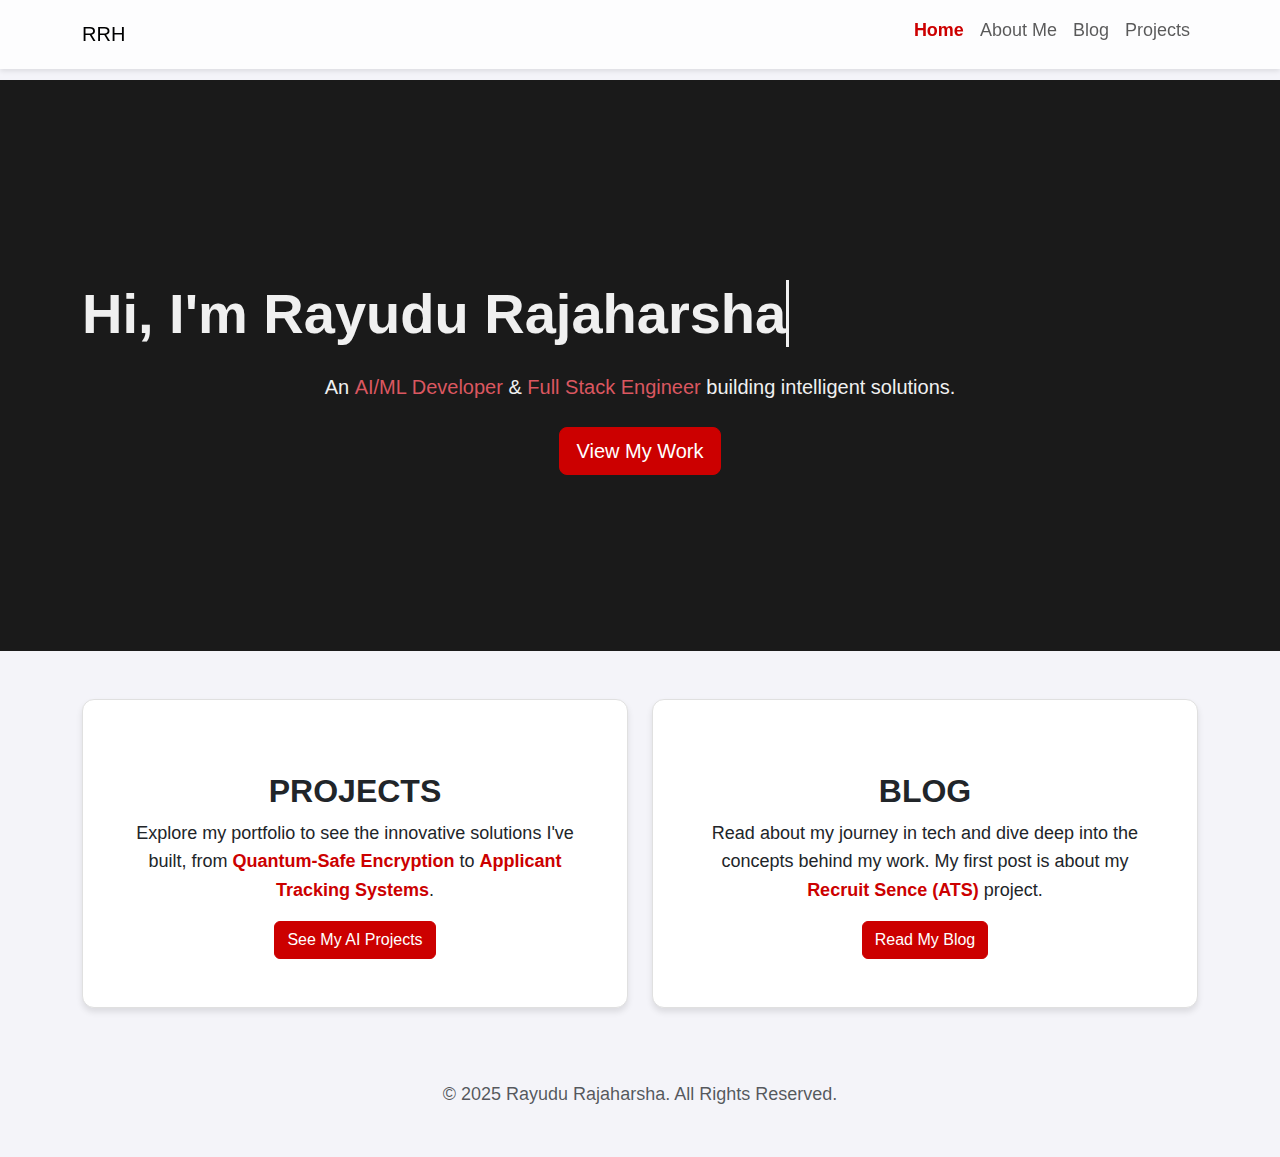
<file: index.html>
<!DOCTYPE html>
<html lang="en">
<head>
    <meta charset="UTF-8">
    <meta name="viewport" content="width=device-width, initial-scale=1.0">
    <title>Rayudu Rajaharsha | Home</title>
    <link href="https://cdn.jsdelivr.net/npm/bootstrap@5.3.3/dist/css/bootstrap.min.css" rel="stylesheet">
    <link rel="stylesheet" href="common_style.css">
</head>
<body>


    <nav class="navbar navbar-expand-lg navbar-custom fixed-top" aria-label="Main Navigation">
        <div class="container">
            <a class="navbar-brand logo-pulse" href="#">RRH</a>
            <button class="navbar-toggler" type="button" data-bs-toggle="collapse" data-bs-target="#navbarNav" aria-controls="navbarNav" aria-expanded="false" aria-label="Toggle navigation">
                <span class="navbar-toggler-icon"></span>
            </button>
            <div class="collapse navbar-collapse" id="navbarNav">
                <ul class="navbar-nav ms-auto">
                    <li class="nav-item">
                        <a class="nav-link active" aria-current="page" href="index.html">Home</a>
                    </li>
                    <li class="nav-item">
                        <a class="nav-link" href="aboutme.html">About Me</a>
                    </li>
                    <li class="nav-item">
                        <a class="nav-link" href="blog.html">Blog</a>
                    </li>
                    <li class="nav-item">
                        <a class="nav-link" href="AI.html">Projects</a>
                    </li>
                </ul>
            </div>
        </div>
    </nav>

    <header id="hero-section" class="text-white">
        <div class="container py-5 text-center">
            <h1 class="display-4 fw-bold mb-4 typing-animation">Hi, I'm Rayudu Rajaharsha</h1>
            <p class="lead mb-4">An <strong class="text-danger">AI/ML Developer</strong> & <strong class="text-danger">Full Stack Engineer</strong> building intelligent solutions.</p>
            <a href="#projects-section" class="btn btn-primary btn-lg animate-pulse" role="button">View My Work</a>
        </div>
    </header>

    <main id="main-content" class="container my-5">
        <section id="projects-section" class="row">
            <div class="col-md-6 mb-4">
                <div class="card h-100">
                    <div class="card-body text-center">
                        <h2 class="card-title">PROJECTS</h2>
                        <p class="card-text">Explore my portfolio to see the innovative solutions I've built, from <span class="text-accent">Quantum-Safe Encryption</span> to <span class="text-accent">Applicant Tracking Systems</span>.</p>
                        <a href="AI.html" class="btn btn-primary">See My AI Projects</a>
                    </div>
                </div>
            </div>
            <div class="col-md-6 mb-4">
                <div class="card h-100">
                    <div class="card-body text-center">
                        <h2 class="card-title">BLOG</h2>
                        <p class="card-text">Read about my journey in tech and dive deep into the concepts behind my work. My first post is about my <span class="text-accent">Recruit Sence (ATS)</span> project.</p>
                        <a href="blog.html" class="btn btn-primary">Read My Blog</a>
                    </div>
                </div>
            </div>
        </section>
    </main>

    <footer class="text-center text-muted my-5">
        <p>&copy; 2025 Rayudu Rajaharsha. All Rights Reserved.</p>
    </footer>

    <script src="https://cdn.jsdelivr.net/npm/bootstrap@5.3.3/dist/js/bootstrap.bundle.min.js"></script>
</body>
</html>
</file>
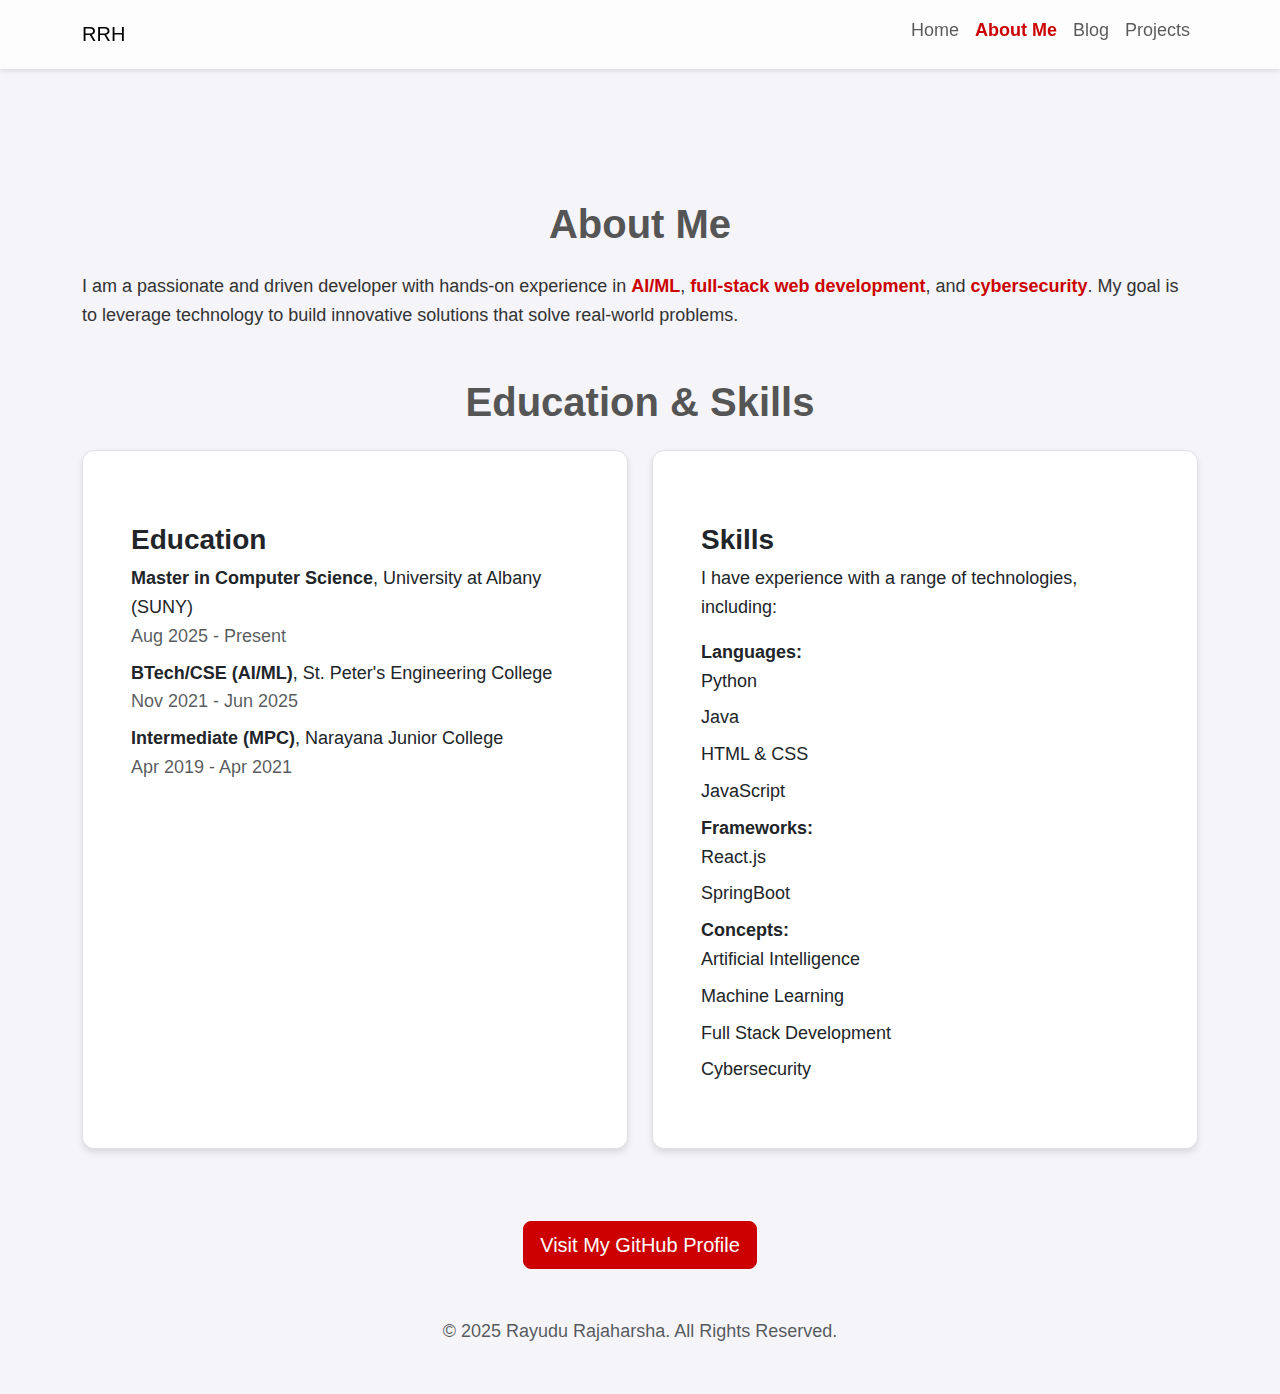
<file: aboutme.html>
<!DOCTYPE html>
<html lang="en">
<head>
    <meta charset="UTF-8">
    <meta name="viewport" content="width=device-width, initial-scale=1.0">
    <title>Rayudu Rajaharsha | About Me</title>
    <link href="https://cdn.jsdelivr.net/npm/bootstrap@5.3.3/dist/css/bootstrap.min.css" rel="stylesheet">
    <link rel="stylesheet" href="common_style.css">
    <style>
        h2 {
            font-size: 2.5rem;
        }
    </style>
</head>
<body>

    <nav class="navbar navbar-expand-lg navbar-custom fixed-top" aria-label="About Me Navigation">
        <div class="container">
            <a class="navbar-brand logo-pulse" href="#">RRH</a>
            <button class="navbar-toggler" type="button" data-bs-toggle="collapse" data-bs-target="#navbarNav" aria-controls="navbarNav" aria-expanded="false" aria-label="Toggle navigation">
                <span class="navbar-toggler-icon"></span>
            </button>
            <div class="collapse navbar-collapse" id="navbarNav">
                <ul class="navbar-nav ms-auto">
                    <li class="nav-item">
                        <a class="nav-link" href="index.html">Home</a>
                    </li>
                    <li class="nav-item">
                        <a class="nav-link active" aria-current="page" href="aboutme.html">About Me</a>
                    </li>
                    <li class="nav-item">
                        <a class="nav-link" href="blog.html">Blog</a>
                    </li>
                    <li class="nav-item">
                        <a class="nav-link" href="AI.html">Projects</a>
                    </li>
                </ul>
            </div>
        </div>
    </nav>

    <main id="main-content" class="container my-5 pt-5">
        <h1 class="text-center my-4">About Me</h1>
        <p>I am a passionate and driven developer with hands-on experience in <span class="text-accent">AI/ML</span>, <span class="text-accent">full-stack web development</span>, and <span class="text-accent">cybersecurity</span>. My goal is to leverage technology to build innovative solutions that solve real-world problems.</p>
        <section class="my-5">
            <h2 class="text-center my-4 fade-in-on-load">Education & Skills</h2>
            <div class="row">
                <div class="col-md-6 mb-4">
                    <div class="card h-100">
                        <div class="card-body">
                            <h3 class="card-title">Education</h3>
                            <ul>
                                <li><strong>Master in Computer Science</strong>, University at Albany (SUNY) <br> <span class="text-muted">Aug 2025 - Present</span></li>
                                <li><strong>BTech/CSE (AI/ML)</strong>, St. Peter's Engineering College <br> <span class="text-muted">Nov 2021 - Jun 2025</span></li>
                                <li><strong>Intermediate (MPC)</strong>, Narayana Junior College <br> <span class="text-muted">Apr 2019 - Apr 2021</span></li>
                            </ul>
                        </div>
                    </div>
                </div>
                <div class="col-md-6 mb-4">
                    <div class="card h-100">
                        <div class="card-body">
                            <h3 class="card-title">Skills</h3>
                            <p>I have experience with a range of technologies, including:</p>
                            <ul>
                                <li><strong>Languages:</strong>
                                    <ul>
                                        <li>Python</li>
                                        <li>Java</li>
                                        <li>HTML &amp; CSS</li>
                                        <li>JavaScript</li>
                                    </ul>
                                </li>
                                <li><strong>Frameworks:</strong>
                                    <ul>
                                        <li>React.js</li>
                                        <li>SpringBoot</li>
                                    </ul>
                                </li>
                                <li><strong>Concepts:</strong>
                                    <ul>
                                        <li>Artificial Intelligence</li>
                                        <li>Machine Learning</li>
                                        <li>Full Stack Development</li>
                                        <li>Cybersecurity</li>
                                    </ul>
                                </li>
                            </ul>
                        </div>
                    </div>
                </div>
            </div>
        </section>

        <div class="text-center mt-4">
            <a href="https://github.com/Rayudurajaharsha" target="_blank" class="btn btn-lg btn-primary" rel="noopener noreferrer">
                Visit My GitHub Profile
            </a>
        </div>
    </main>

    <footer class="text-center text-muted my-5">
        <p>&copy; 2025 Rayudu Rajaharsha. All Rights Reserved.</p>
    </footer>

    <script src="https://cdn.jsdelivr.net/npm/bootstrap@5.3.3/dist/js/bootstrap.bundle.min.js"></script>
</body>
</html>
</file>
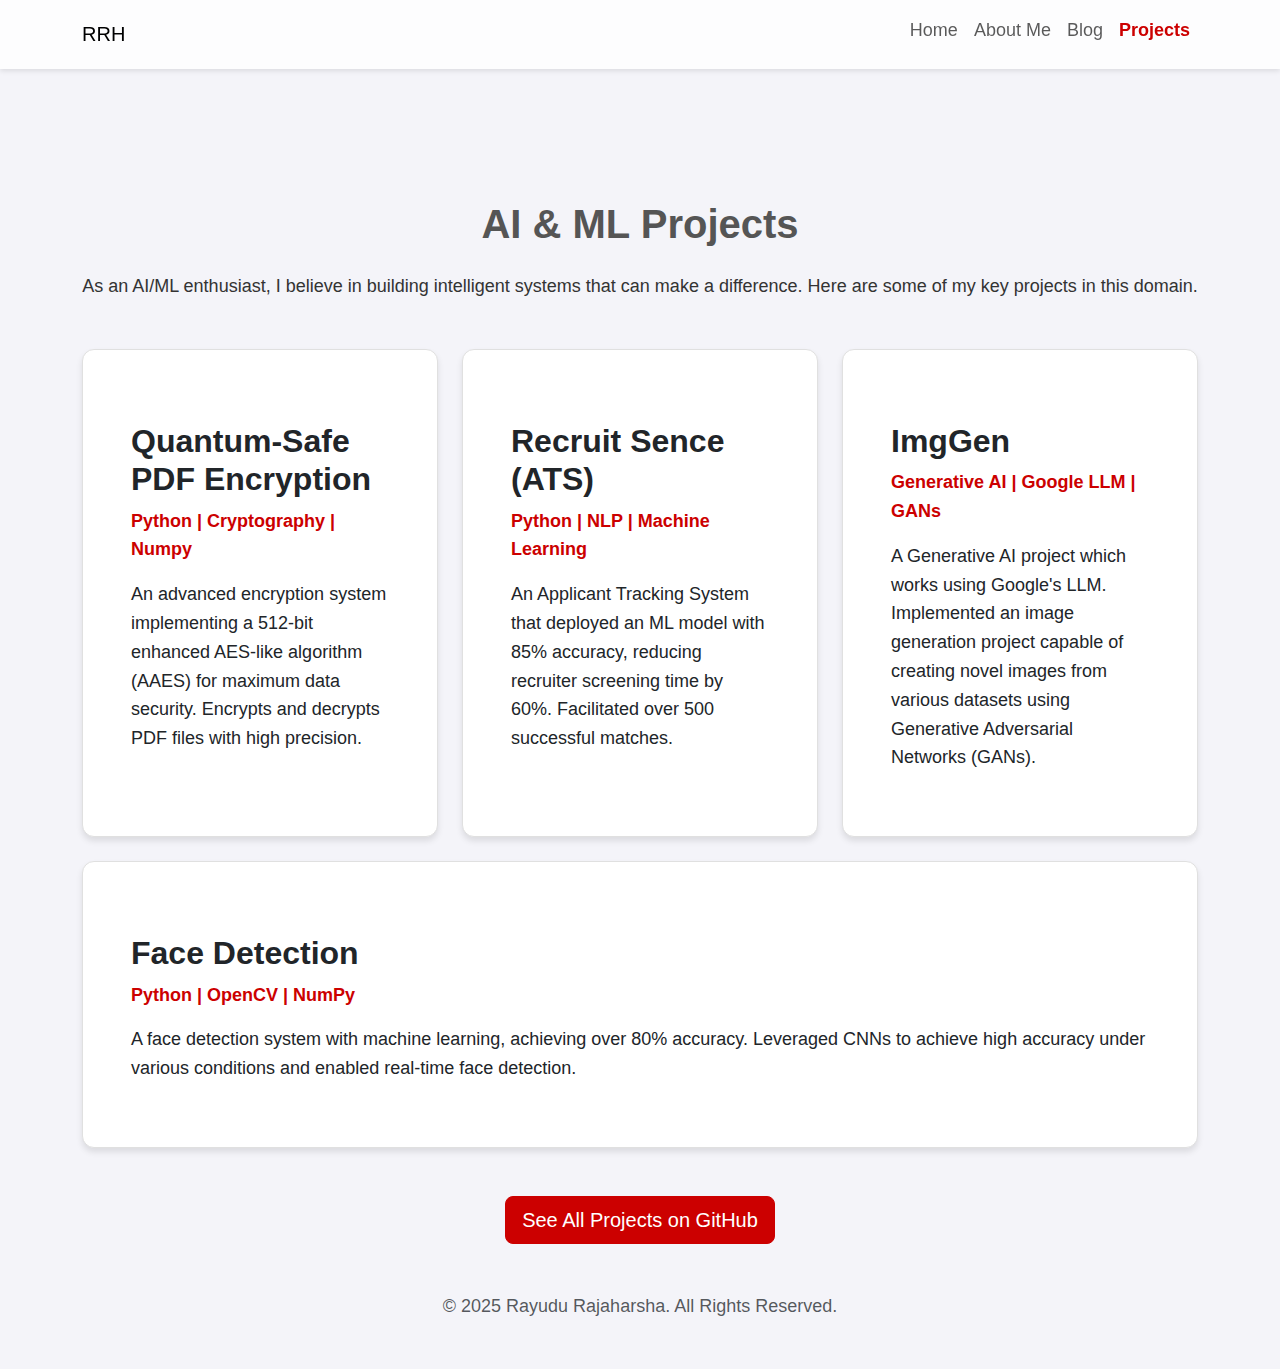
<file: AI.html>
<!DOCTYPE html>
<html lang="en">
<head>
    <meta charset="UTF-8">
    <meta name="viewport" content="width=device-width, initial-scale=1.0">
    <title>Rayudu Rajaharsha | AI & ML Projects</title>
    <link href="https://cdn.jsdelivr.net/npm/bootstrap@5.3.3/dist/css/bootstrap.min.css" rel="stylesheet">
    <link rel="stylesheet" href="common_style.css">
    <style>
        .project-grid {
            display: flex;
            flex-wrap: wrap;
            gap: 1.5rem;
            justify-content: center;
        }

        .project-card {
            flex: 1 1 300px;
        }
    </style>
</head>
<body>

    <nav class="navbar navbar-expand-lg navbar-custom fixed-top" aria-label="AI Projects Navigation">
        <div class="container">
            <a class="navbar-brand logo-pulse" href="#">RRH</a>
            <button class="navbar-toggler" type="button" data-bs-toggle="collapse" data-bs-target="#navbarNav" aria-controls="navbarNav" aria-expanded="false" aria-label="Toggle navigation">
                <span class="navbar-toggler-icon"></span>
            </button>
            <div class="collapse navbar-collapse" id="navbarNav">
                <ul class="navbar-nav ms-auto">
                    <li class="nav-item">
                        <a class="nav-link" href="index.html">Home</a>
                    </li>
                    <li class="nav-item">
                        <a class="nav-link" href="aboutme.html">About Me</a>
                    </li>
                    <li class="nav-item">
                        <a class="nav-link" href="blog.html">Blog</a>
                    </li>
                    <li class="nav-item">
                        <a class="nav-link active" aria-current="page" href="AI.html">Projects</a>
                    </li>
                </ul>
            </div>
        </div>
    </nav>

    <main id="main-content" class="container my-5 pt-5">
        <h1 class="text-center my-4 fade-in-on-load">AI & ML Projects</h1>
        <p class="text-center mb-5">As an AI/ML enthusiast, I believe in building intelligent systems that can make a difference. Here are some of my key projects in this domain.</p>

        <section class="project-grid">
            <div class="card project-card">
                <div class="card-body">
                    <h2 class="card-title">Quantum-Safe PDF Encryption</h2>
                    <p class="text-muted"><span class="text-accent">Python | Cryptography | Numpy</span></p>
                    <p>An advanced encryption system implementing a 512-bit enhanced AES-like algorithm (AAES) for maximum data security. Encrypts and decrypts PDF files with high precision.</p>
                </div>
            </div>

            <div class="card project-card">
                <div class="card-body">
                    <h2 class="card-title">Recruit Sence (ATS)</h2>
                    <p class="text-muted"><span class="text-accent">Python | NLP | Machine Learning</span></p>
                    <p>An Applicant Tracking System that deployed an ML model with 85% accuracy, reducing recruiter screening time by 60%. Facilitated over 500 successful matches.</p>
                </div>
            </div>

            <div class="card project-card">
                <div class="card-body">
                    <h2 class="card-title">ImgGen</h2>
                    <p class="text-muted"><span class="text-accent">Generative AI | Google LLM | GANs</span></p>
                    <p>A Generative AI project which works using Google's LLM. Implemented an image generation project capable of creating novel images from various datasets using Generative Adversarial Networks (GANs).</p>
                </div>
            </div>
            
            <div class="card project-card">
                <div class="card-body">
                    <h2 class="card-title">Face Detection</h2>
                    <p class="text-muted"><span class="text-accent">Python | OpenCV | NumPy</span></p>
                    <p>A face detection system with machine learning, achieving over 80% accuracy. Leveraged CNNs to achieve high accuracy under various conditions and enabled real-time face detection.</p>
                </div>
            </div>
        </section>
        
        <div class="text-center mt-5">
            <a href="https://github.com/Rayudurajaharsha" target="_blank" class="btn btn-lg btn-primary" rel="noopener noreferrer">
                See All Projects on GitHub
            </a>
        </div>
    </main>

    <footer class="text-center text-muted my-5">
        <p>&copy; 2025 Rayudu Rajaharsha. All Rights Reserved.</p>
    </footer>

    <script src="https://cdn.jsdelivr.net/npm/bootstrap@5.3.3/dist/js/bootstrap.bundle.min.js"></script>
</body>
</html>
</file>
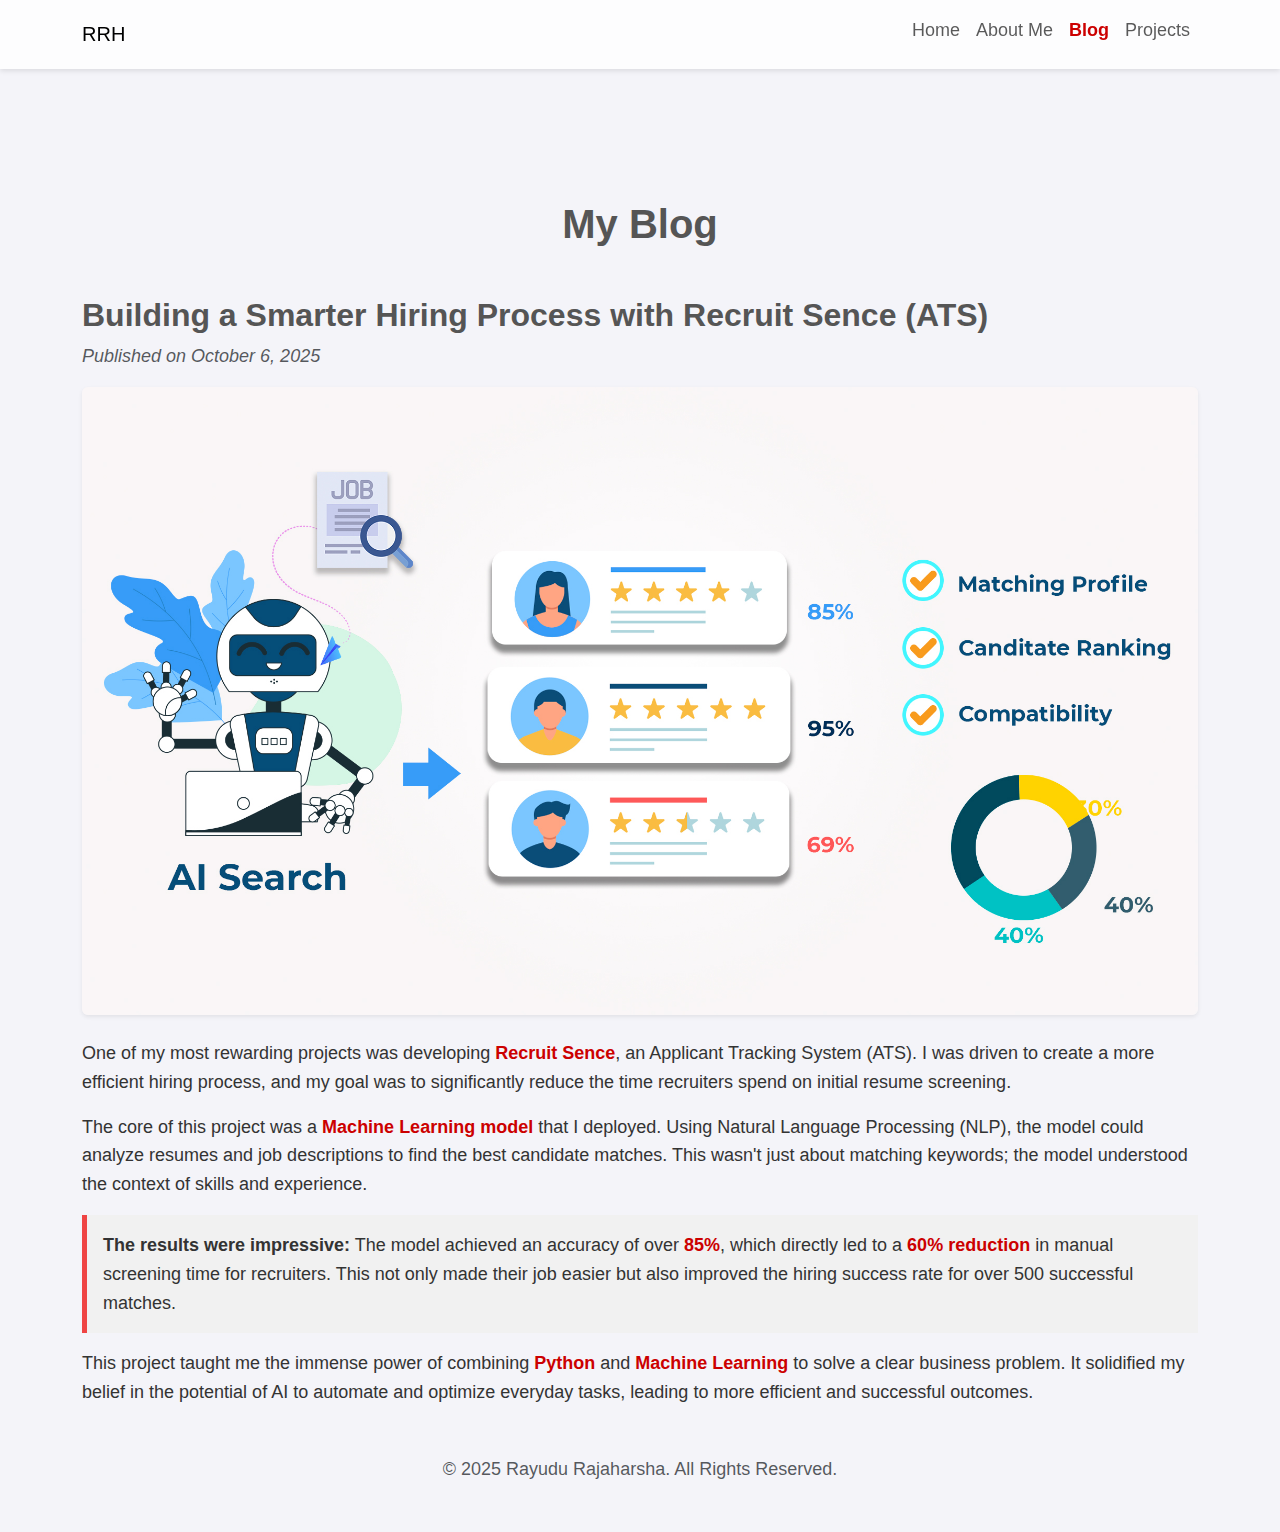
<file: blog.html>
<!DOCTYPE html>
<html lang="en">
<head>
    <meta charset="UTF-8">
    <meta name="viewport" content="width=device-width, initial-scale=1.0">
    <title>Rayudu Rajaharsha | Blog</title>
    <link href="https://cdn.jsdelivr.net/npm/bootstrap@5.3.3/dist/css/bootstrap.min.css" rel="stylesheet">
    <link rel="stylesheet" href="common_style.css">
</head>
<body>

    <nav class="navbar navbar-expand-lg navbar-custom fixed-top" aria-label="Blog Navigation">
        <div class="container">
            <a class="navbar-brand logo-pulse" href="#">RRH</a>
            <button class="navbar-toggler" type="button" data-bs-toggle="collapse" data-bs-target="#navbarNav" aria-controls="navbarNav" aria-expanded="false" aria-label="Toggle navigation">
                <span class="navbar-toggler-icon"></span>
            </button>
            <div class="collapse navbar-collapse" id="navbarNav">
                <ul class="navbar-nav ms-auto">
                    <li class="nav-item">
                        <a class="nav-link" href="index.html">Home</a>
                    </li>
                    <li class="nav-item">
                        <a class="nav-link" href="aboutme.html">About Me</a>
                    </li>
                    <li class="nav-item">
                        <a class="nav-link active" aria-current="page" href="blog.html">Blog</a>
                    </li>
                    <li class="nav-item">
                        <a class="nav-link" href="AI.html">Projects</a>
                    </li>
                </ul>
            </div>
        </div>
    </nav>

    <main id="main-content" class="container my-5 pt-5">
        <h1 class="text-center my-4">My Blog</h1>
        
        <article class="my-5">
            <h2 class="mb-3my-4 fade-in-on-load">Building a Smarter Hiring Process with Recruit Sence (ATS)</h2>
            <p class="text-muted" style="font-style: italic;">Published on October 6, 2025</p>

            <picture>
                <source srcset="images/AIblog.jpg" media="(min-width: 992px)">
                <source srcset="images/AIblog.jpg" media="(min-width: 768px)">
                <img src="images/AIblog.jpg" alt="A visual representation of an Applicant Tracking System" class="img-fluid mb-4 rounded shadow-sm slide-in-image">
            </picture>

            <p>One of my most rewarding projects was developing <span class="text-accent">Recruit Sence</span>, an Applicant Tracking System (ATS). I was driven to create a more efficient hiring process, and my goal was to significantly reduce the time recruiters spend on initial resume screening.</p>
            
            <p>The core of this project was a <span class="text-accent">Machine Learning model</span> that I deployed. Using Natural Language Processing (NLP), the model could analyze resumes and job descriptions to find the best candidate matches. This wasn't just about matching keywords; the model understood the context of skills and experience.</p>
            
            <p style="background-color: #f1f1f1; padding: 1rem; border-left: 5px solid #ef4444;">
                <span style="font-weight: bold;">The results were impressive:</span> The model achieved an accuracy of over <span class="text-accent">85%</span>, which directly led to a <span class="text-accent">60% reduction</span> in manual screening time for recruiters. This not only made their job easier but also improved the hiring success rate for over 500 successful matches.
            </p>
            
            <p>This project taught me the immense power of combining <span class="text-accent">Python</span> and <span class="text-accent">Machine Learning</span> to solve a clear business problem. It solidified my belief in the potential of AI to automate and optimize everyday tasks, leading to more efficient and successful outcomes.</p>
        </article>
    </main>

    <footer class="text-center text-muted my-5">
        <p>&copy; 2025 Rayudu Rajaharsha. All Rights Reserved.</p>
    </footer>

    <script src="https://cdn.jsdelivr.net/npm/bootstrap@5.3.3/dist/js/bootstrap.bundle.min.js"></script>
</body>
</html>
</file>
<file: common_style.css>
:root {
    --bg-light: #f4f4f9;
    --text-light: #333;
    --accent-color: #CC0000;
    --accent-hover: #990000;
    --secondary-color: #555;
    --card-light: #ffffff;
    --bg-dark: #1a1a1a;
    --text-dark: #f0f0f0;
    --card-dark: #2d2d2d;
}

body {
    font-family: 'Inter', -apple-system, BlinkMacSystemFont, 'Segoe UI', Roboto, 'Helvetica Neue', Arial, sans-serif;
    font-size: 1.125rem;
    line-height: 1.6;
    color: var(--text-light);
    background-color: var(--bg-light);
    margin: 0;
    padding-top: 5rem;
    overflow-x: hidden;
}

h1, h2, h3, h4, h5, h6 {
    font-weight: 700;
    color: var(--secondary-color);
    margin-top: 1.5rem;
    margin-bottom: 0.5rem;
}

h1 { font-size: 2.5rem; }
h2 { font-size: 2rem; }
h3 { font-size: 1.75rem; }
h4 { font-size: 1.5rem; }

p {
    margin-bottom: 1rem;
}

a {
    color: var(--accent-color);
    text-decoration: none;
    transition: color 0.3s ease;
}

a:hover {
    color: var(--accent-hover);
    text-decoration: underline;
}

ul {
    list-style-type: none;
    padding-left: 0;
}

li {
    margin-bottom: 0.5rem;
}

.navbar-custom {
    background-color: rgba(255, 255, 255, 0.8);
    backdrop-filter: blur(5px);
    box-shadow: 0 2px 5px rgba(0, 0, 0, 0.1);
}

.card {
    background-color: var(--card-light);
    border: 1px solid #e0e0e0;
    border-radius: 12px;
    padding: 2rem;
    box-shadow: 0 4px 6px rgba(0, 0, 0, 0.1);
    transition: transform 0.3s ease, box-shadow 0.3s ease;
}

.card:hover {
    transform: translateY(-5px);
    box-shadow: 0 8px 12px rgba(0, 0, 0, 0.15);
}

.animate-pulse {
    animation: pulse 2s infinite;
}

.btn-primary {
    background-color: var(--accent-color);
    border-color: var(--accent-color);
    transition: background-color 0.3s ease, transform 0.3s ease;
}

.btn-primary:hover {
    background-color: var(--accent-hover);
    border-color: var(--accent-hover);
    transform: translateY(-2px);
}

.navbar-nav .nav-link:hover {
    color: var(--accent-color);
}

.text-accent {
    color: var(--accent-color);
    font-weight: bold; /* Make sure the text is still bold */
}
.text-danger {
  color: #DB5760 !important;
}
.active {
    font-weight: bold;
    color: var(--accent-color) !important;
}

#hero-section {
    background-color: var(--bg-dark);
    color: var(--text-dark);
    padding: 8rem 0;
    text-align: center;
}

#hero-section h1,
#hero-section p {
    color: var(--text-dark); 
}
@keyframes logo-pulse {
    0% { transform: scale(1); }
    50% { transform: scale(1.05); }
    100% { transform: scale(1); }
}

.logo-pulse {
    animation: logo-pulse 2s infinite ease-in-out;
}
@keyframes fadeIn {
    from { opacity: 0; }
    to { opacity: 1; }
}

.fade-in-on-load {
    animation: fadeIn 1s ease-in;
}

@keyframes pulse {
    0% { transform: scale(1); opacity: 1; }
    50% { transform: scale(1.02); opacity: 0.9; }
    100% { transform: scale(1); opacity: 1; }
}

@keyframes typing {
  from { width: 0; }
  to { width: 100%; }
}


@keyframes blink-caret {
  from, to { border-color: transparent; }
  50% { border-color: #f0f0f0; } 
}

.typing-animation {
  width: fit-content; 
  overflow: hidden;
  white-space: nowrap;
  animation: typing 3s steps(40) forwards,
             blink-caret 0.75s step-end infinite;
  border-right: 3px solid;
}
@keyframes slideInFromLeft {
    0% {
        transform: translateX(-100%);
        opacity: 0;
    }
    100% {
        transform: translateX(0);
        opacity: 1;
    }
}

.slide-in-image {
    animation: slideInFromLeft 1s ease-out forwards;
}
</file>
